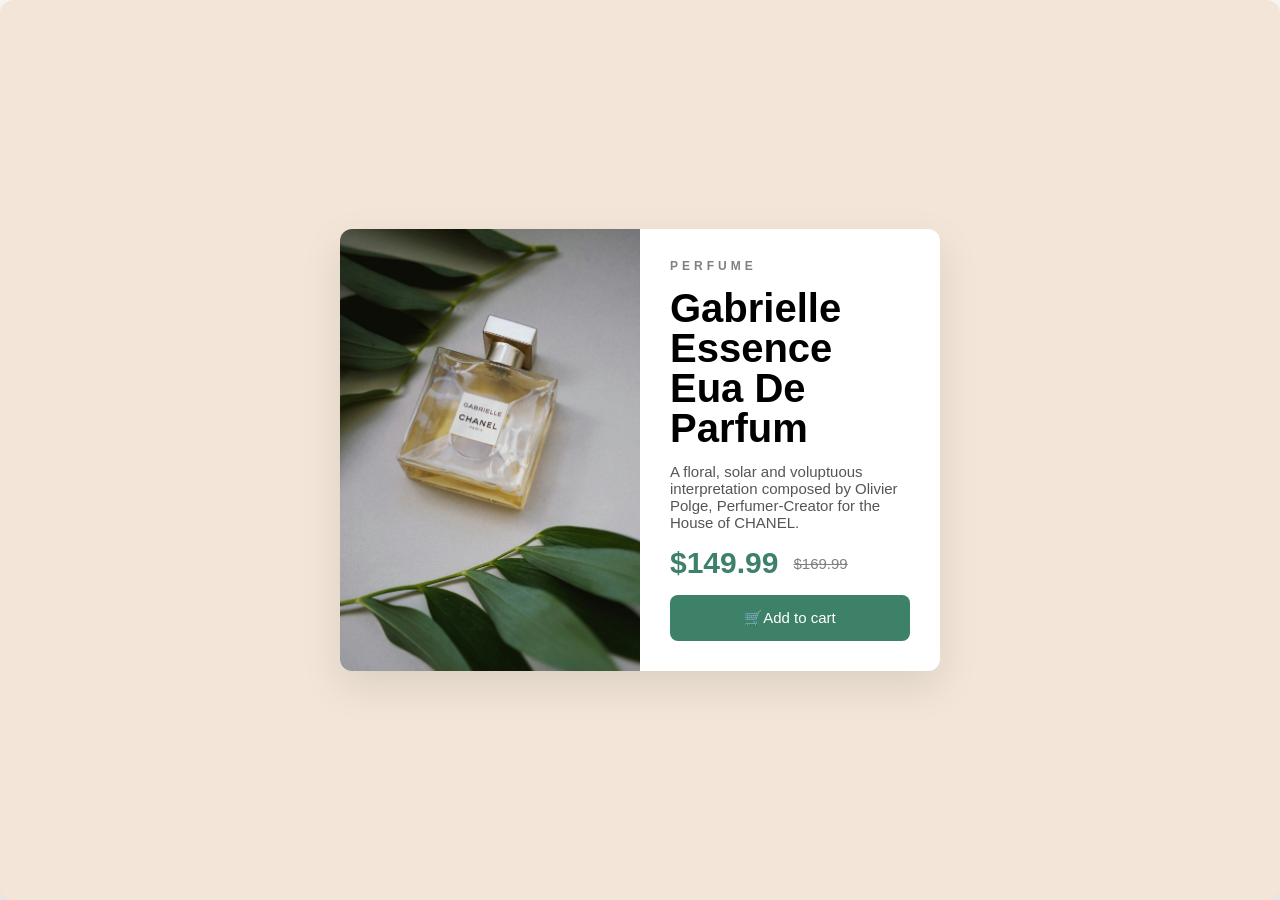
<file: index.html>
<!DOCTYPE html>
<html>

<head>
  <meta charset="UTF-8">
  <meta name="viewport" content="width=device-width, initial-scale=1">
  <title>Chanel Project</title>
  <link rel="stylesheet" href="index.css"/>
</head>

<body>
  <div class="container">
    
    <div class="card">
      
      <!--Card Image-->
      <div class="card-image">
        <img src="chanel_bottle.jpeg" alt="chanel-bottle" />
      </div>
      
      <!--Card-Content-->
      <div class="card-content">
        <h1>PERFUME</h1>
        <p class="gabrielle">Gabrielle Essence Eua De Parfum</p>
        <p class="floral">A floral, solar and voluptuous interpretation composed by
          Olivier Polge, Perfumer-Creator for the House of CHANEL.</p>
          
          <div class="price">
            <span class="new-price">$149.99</span>
            <span class="old-price">$169.99</span>
          </div>
          
          <button class="btn">🛒Add to cart</button>
        
      </div>
      
    </div>
    
  </div>
  
</body>

</html>
</file>
<file: index.css>
* {
  margin: 0;
  padding: 0;
  box-sizing: border-box;
  font-family: 'Segoe UI',sans-serif;
}

:root {
  --bg-color-1:#f5efe9;
  --bg-color-2: #ffffff;
  --text-color-1: gray;
  --text-color-2:#3d8168;
  --text-color-3:#555;
}

body {
  min-height: 100vh;
  margin: 0;

  background-image: url("white_image.png");
  background-repeat: no-repeat;
  background-position: center;
  background-size: cover;
}

.container {
  min-height: 100vh;
  display: flex;
  justify-content: center;
  align-items: center;
  
  background: #f3e6d8;
  border-radius: 14px;
  box-shadow: 0 20px 40px rgba(0, 0, 0, 0.15);

}

/*The Card*/
.card {
  display: flex;
  width: 600px;
  border-radius: 12px;
  overflow: hidden;
  background-color: var(--bg-color-2);
  box-shadow: 0 15px 40px rgba(0, 0, 0, 0.1);
}

/*Card Image*/
.card-image {
  width: 50%;
}

.card-image img {
  width: 100%;
  height: 100%;
  object-fit: cover;
}

/*Card Content*/
.card-content {
  width: 50%;
  padding: 30px;
}

h1 {
  letter-spacing: 4px;
  font-size: 12px;
  color: var(--text-color-1);
  margin-bottom: 15px;
}

.gabrielle {
  font-size: 40px;
  line-height: 1;
  margin-bottom: 15px;
  font-weight: 700;
}

.floral {
  font-size: 15px;
  color: var(--text-color-3);
  margin-bottom: 15px;
}

.price {
  display: flex;
  align-items: center;
  gap: 15px;
  margin-bottom: 15px;
}

.new-price {
  font-size: 30px;
  font-weight: bold;
  color: var(--text-color-2);
}

.old-price {
  font-size: 15px;
  text-decoration: line-through;
  color: var(--text-color-1);
}

.btn {
  width: 100%;
  padding: 14px;
  font-size: 15px;
  color: white;
  background: var(--text-color-2);
  border-radius: 8px;
  border: none;
  cursor: pointer;
}

@media (max-width: 768px) {
  
  .card {
    flex-direction: column;
    width: 90%;
    max-width: 350px;
  }
  
  .card-image {
    width: 100%;
    height: 250px;
  }
  
  .card-image img {
    height: 100%;
    object-fit: cover;
  }
  
  .card-content {
    width: 100%;
    padding: 25px;
  }
  
  .gabrielle {
    font-size: 22px;
  }
  
  .floral {
    font-size: 14px;
  }
  
  .price {
    flex-direction: row;
    align-items: center;
  }
  
  .new-price {
    font-size: 22px;
  }
  
  .btn {
    width: 100%;
    padding: 15px;
  }
}
</file>
<file: chanel.css>
* {
  margin: 0;
  padding: 0;
  box-sizing: border-box;
  font-family: 'Segoe UI',sans-serif;
}

:root {
  --bg-color-1:#f5efe9;
  --bg-color-2: #ffffff;
  --text-color-1: gray;
  --text-color-2:#3d8168;
  --text-color-3:#555;
}

body {
  min-height: 100vh;
  margin: 0;

  background-image: url("white_image.png");
  background-repeat: no-repeat;
  background-position: center;
  background-size: cover;
}

.container {
  min-height: 100vh;
  display: flex;
  justify-content: center;
  align-items: center;
  
  background: #f3e6d8;
  border-radius: 14px;
  box-shadow: 0 20px 40px rgba(0, 0, 0, 0.15);

}

/*The Card*/
.card {
  display: flex;
  width: 600px;
  border-radius: 12px;
  overflow: hidden;
  background-color: var(--bg-color-2);
  box-shadow: 0 15px 40px rgba(0, 0, 0, 0.1);
}

/*Card Image*/
.card-image {
  width: 50%;
}

.card-image img {
  width: 100%;
  height: 100%;
  object-fit: cover;
}

/*Card Content*/
.card-content {
  width: 50%;
  padding: 30px;
}

h1 {
  letter-spacing: 4px;
  font-size: 12px;
  color: var(--text-color-1);
  margin-bottom: 15px;
}

.gabrielle {
  font-size: 40px;
  line-height: 1;
  margin-bottom: 15px;
  font-weight: 700;
}

.floral {
  font-size: 15px;
  color: var(--text-color-3);
  margin-bottom: 15px;
}

.price {
  display: flex;
  align-items: center;
  gap: 15px;
  margin-bottom: 15px;
}

.new-price {
  font-size: 30px;
  font-weight: bold;
  color: var(--text-color-2);
}

.old-price {
  font-size: 15px;
  text-decoration: line-through;
  color: var(--text-color-1);
}

.btn {
  width: 100%;
  padding: 14px;
  font-size: 15px;
  color: white;
  background: var(--text-color-2);
  border-radius: 8px;
  border: none;
  cursor: pointer;
}

@media (max-width: 768px) {
  
  .card {
    flex-direction: column;
    width: 90%;
    max-width: 350px;
  }
  
  .card-image {
    width: 100%;
    height: 250px;
  }
  
  .card-image img {
    height: 100%;
    object-fit: cover;
  }
  
  .card-content {
    width: 100%;
    padding: 25px;
  }
  
  .gabrielle {
    font-size: 22px;
  }
  
  .floral {
    font-size: 14px;
  }
  
  .price {
    flex-direction: row;
    align-items: center;
  }
  
  .new-price {
    font-size: 22px;
  }
  
  .btn {
    width: 100%;
    padding: 15px;
  }
}
</file>
